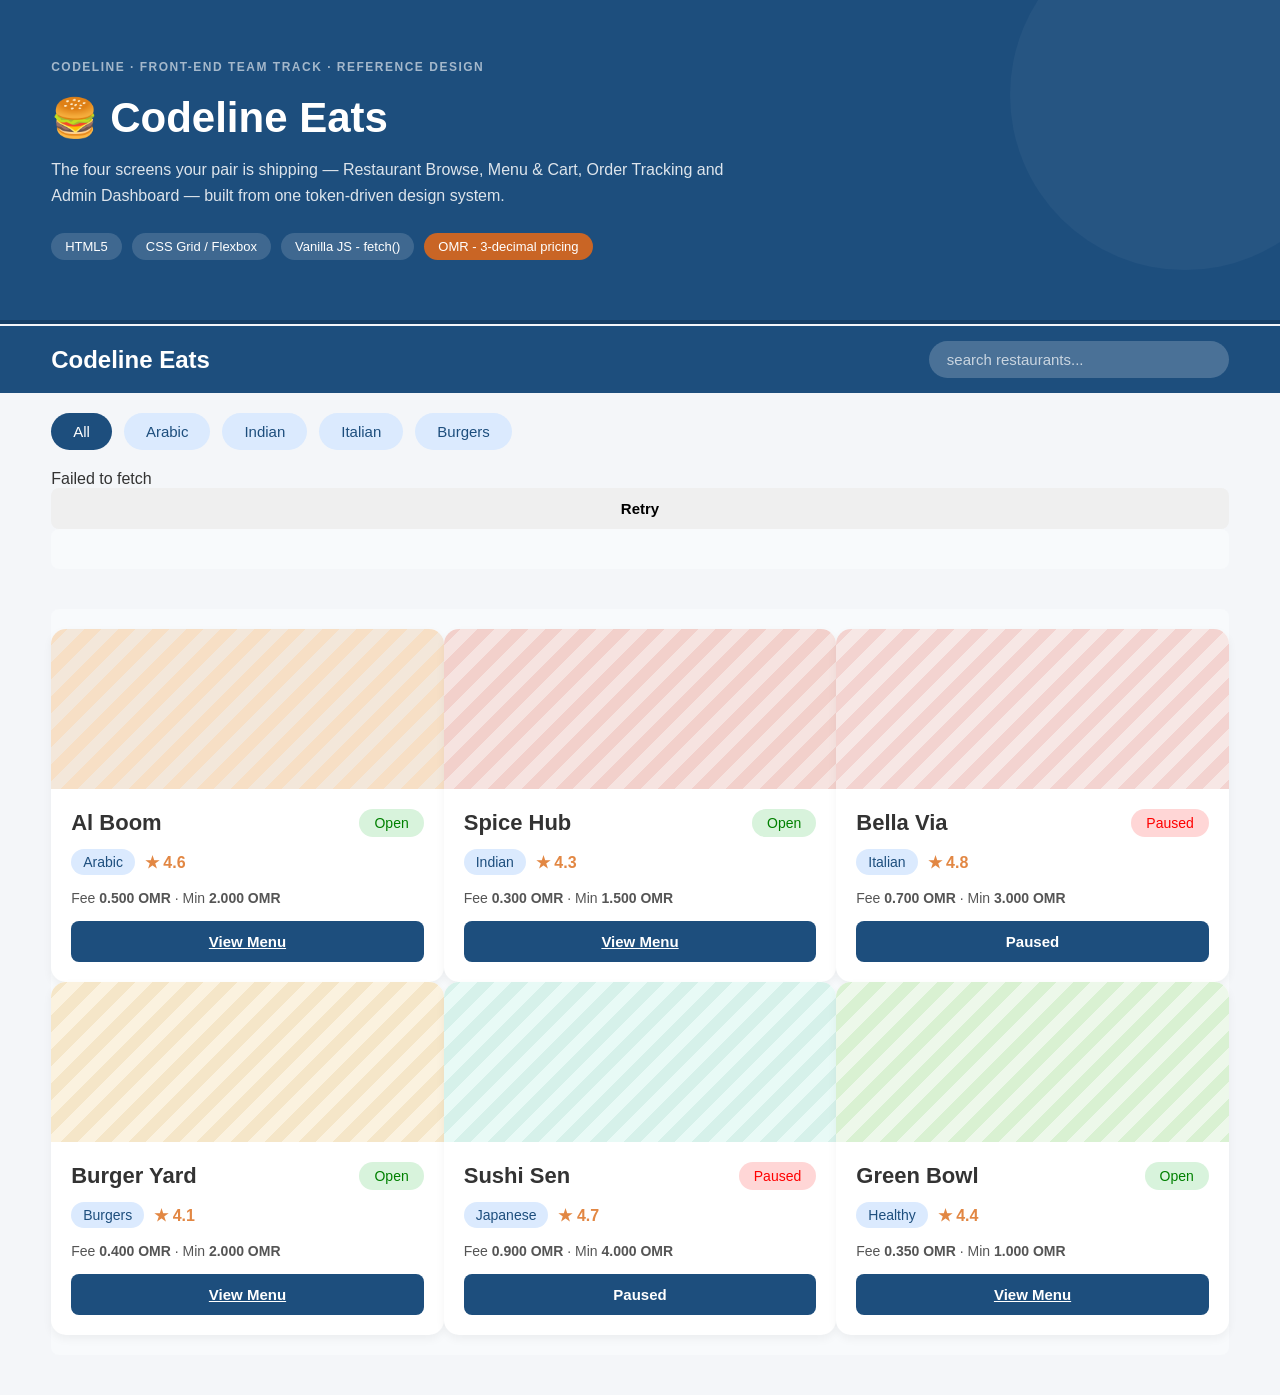
<file: index.html>
<!DOCTYPE html>
<html lang="en">
<head>
    <meta charset="UTF-8">
    <meta name="viewport" content="width=device-width, initial-scale=1.0">
    <title>Codeline Eats</title>
    <link rel="stylesheet" href="style.css">
</head>
<body>

    <header class="hero">
        <div class="hero__circle-bg"></div>
        <div class="container">
            <p class="hero__subtitle">CODELINE &middot; FRONT-END TEAM TRACK &middot; REFERENCE DESIGN</p>
            <div class="hero__title-container">
                <span class="hero__icon" role="img" aria-label="burger">🍔</span>
                <h1 class="hero__title">Codeline Eats</h1>
            </div>
            <p class="hero__description">
                The four screens your pair is shipping &mdash; Restaurant Browse, Menu & Cart, Order Tracking and Admin Dashboard &mdash; built from one token-driven design system.
            </p>
            <div class="hero__badges">
                <span class="badge">HTML5</span>
                <span class="badge">CSS Grid / Flexbox</span>
                <span class="badge">Vanilla JS - fetch()</span>
                <span class="badge badge--orange">OMR - 3-decimal pricing</span>
            </div>
        </div>
    </header>

    <nav class="search-bar">
        <div class="container search-bar__content">
            <h2 class="logo">Codeline Eats</h2>
            <label for="restaurant-search" class="hidden">Search Restaurants</label>
            <input type="text" id="restaurant-search" class="field search" placeholder="search restaurants...">
        </div>
    </nav>

    <section class="filters">
        <div class="container">
            <button class="chip chip--active">All</button>
            <button class="chip">Arabic</button>
            <button class="chip">Indian</button>
            <button class="chip">Italian</button>
            <button class="chip">Burgers</button>
        </div>
    </section>

    <main class="container">

        <div id="error-banner" class="error-banner hidden">
            <span class="error-banner__message">Failed to load restaurants from backend.</span>
            <button id="retry-btn" class="button button--retry">Retry</button>
        </div>

        <div id="loading-skeletons" class="restaurant-grid hidden">
            <div class="skeleton-card">
                <div class="skeleton-card__image animate-pulse"></div>
                <div class="skeleton-card__body">
                    <div class="skeleton-card__line skeleton-card__line--title animate-pulse"></div>
                    <div class="skeleton-card__line skeleton-card__line--meta animate-pulse"></div>
                    <div class="skeleton-card__line skeleton-card__line--button animate-pulse"></div>
                </div>
            </div>
            <div class="skeleton-card"><div class="skeleton-card__image animate-pulse"></div><div class="skeleton-card__body"><div class="skeleton-card__line skeleton-card__line--title animate-pulse"></div><div class="skeleton-card__line skeleton-card__line--meta animate-pulse"></div><div class="skeleton-card__line skeleton-card__line--button animate-pulse"></div></div></div>
            <div class="skeleton-card"><div class="skeleton-card__image animate-pulse"></div><div class="skeleton-card__body"><div class="skeleton-card__line skeleton-card__line--title animate-pulse"></div><div class="skeleton-card__line skeleton-card__line--meta animate-pulse"></div><div class="skeleton-card__line skeleton-card__line--button animate-pulse"></div></div></div>
            <div class="skeleton-card"><div class="skeleton-card__image animate-pulse"></div><div class="skeleton-card__body"><div class="skeleton-card__line skeleton-card__line--title animate-pulse"></div><div class="skeleton-card__line skeleton-card__line--meta animate-pulse"></div><div class="skeleton-card__line skeleton-card__line--button animate-pulse"></div></div></div>
            <div class="skeleton-card"><div class="skeleton-card__image animate-pulse"></div><div class="skeleton-card__body"><div class="skeleton-card__line skeleton-card__line--title animate-pulse"></div><div class="skeleton-card__line skeleton-card__line--meta animate-pulse"></div><div class="skeleton-card__line skeleton-card__line--button animate-pulse"></div></div></div>
            <div class="skeleton-card"><div class="skeleton-card__image animate-pulse"></div><div class="skeleton-card__body"><div class="skeleton-card__line skeleton-card__line--title animate-pulse"></div><div class="skeleton-card__line skeleton-card__line--meta animate-pulse"></div><div class="skeleton-card__line skeleton-card__line--button animate-pulse"></div></div></div>
        </div>

        <div id="empty-state" class="empty-state hidden">
            <span class="empty-state__icon">🔍</span>
            <p class="empty-state__text">No restaurants match your search</p>
        </div>

        <div id="restaurants-container" class="restaurant-grid">

            <article class="restaurant-card">
                <div class="restaurant-card__image restaurant-card__image--alboom"></div>
                <div class="restaurant-card__body">
                    <div class="restaurant-card__header-row">
                        <h2 class="restaurant-card__title">Al Boom</h2>
                        <span class="restaurant-card__status restaurant-card__status--open">Open</span>
                    </div>
                    <div class="restaurant-card__meta-row">
                        <span class="restaurant-card__cuisine">Arabic</span>
                        <span class="restaurant-card__rating">★ 4.6</span>
                    </div>
                    <p class="restaurant-card__fee">Fee <strong>0.500 OMR</strong> &middot; Min <strong>2.000 OMR</strong></p>
                    <div class="restaurant-card__footer">
                        <a href="menu.html?restaurantId=1" class="button button--primary">View Menu</a>
                    </div>
                </div>
            </article>

            <article class="restaurant-card">
                <div class="restaurant-card__image restaurant-card__image--spicehub"></div>
                <div class="restaurant-card__body">
                    <div class="restaurant-card__header-row">
                        <h2 class="restaurant-card__title">Spice Hub</h2>
                        <span class="restaurant-card__status restaurant-card__status--open">Open</span>
                    </div>
                    <div class="restaurant-card__meta-row">
                        <span class="restaurant-card__cuisine">Indian</span>
                        <span class="restaurant-card__rating">★ 4.3</span>
                    </div>
                    <p class="restaurant-card__fee">Fee <strong>0.300 OMR</strong> &middot; Min <strong>1.500 OMR</strong></p>
                    <div class="restaurant-card__footer">
                        <a href="menu.html?restaurantId=2" class="button button--primary">View Menu</a>
                    </div>
                </div>
            </article>

            <article class="restaurant-card">
                <div class="restaurant-card__image restaurant-card__image--bellavia"></div>
                <div class="restaurant-card__body">
                    <div class="restaurant-card__header-row">
                        <h2 class="restaurant-card__title">Bella Via</h2>
                        <span class="restaurant-card__status restaurant-card__status--paused">Paused</span>
                    </div>
                    <div class="restaurant-card__meta-row">
                        <span class="restaurant-card__cuisine">Italian</span>
                        <span class="restaurant-card__rating">★ 4.8</span>
                    </div>
                    <p class="restaurant-card__fee">Fee <strong>0.700 OMR</strong> &middot; Min <strong>3.000 OMR</strong></p>
                    <div class="restaurant-card__footer">
                        <button class="button button--primary" disabled>Paused</button>
                    </div>
                </div>
            </article>
            <article class="restaurant-card">
    <div class="restaurant-card__image restaurant-card__image--burgeryard"></div>
    <div class="restaurant-card__body">
        <div class="restaurant-card__header-row">
            <h2 class="restaurant-card__title">Burger Yard</h2>
            <span class="restaurant-card__status restaurant-card__status--open">Open</span>
        </div>

        <div class="restaurant-card__meta-row">
            <span class="restaurant-card__cuisine">Burgers</span>
            <span class="restaurant-card__rating">★ 4.1</span>
        </div>

        <p class="restaurant-card__fee">
            Fee <strong>0.400 OMR</strong>
            &middot;
            Min <strong>2.000 OMR</strong>
        </p>

        <div class="restaurant-card__footer">
            <a href="menu.html?restaurantId=4" class="button button--primary">
                View Menu
            </a>
        </div>
    </div>
</article>
<article class="restaurant-card">
    <div class="restaurant-card__image restaurant-card__image--sushisen"></div>
    <div class="restaurant-card__body">
        <div class="restaurant-card__header-row">
            <h2 class="restaurant-card__title">Sushi Sen</h2>
            <span class="restaurant-card__status restaurant-card__status--paused">Paused</span>
        </div>

        <div class="restaurant-card__meta-row">
            <span class="restaurant-card__cuisine">Japanese</span>
            <span class="restaurant-card__rating">★ 4.7</span>
        </div>

        <p class="restaurant-card__fee">
            Fee <strong>0.900 OMR</strong>
            &middot;
            Min <strong>4.000 OMR</strong>
        </p>

        <div class="restaurant-card__footer">
            <button class="button button--primary" disabled>
                Paused
            </button>
        </div>
    </div>
</article>
<article class="restaurant-card">
    <div class="restaurant-card__image restaurant-card__image--greenbowl"></div>
    <div class="restaurant-card__body">
        <div class="restaurant-card__header-row">
            <h2 class="restaurant-card__title">Green Bowl</h2>
            <span class="restaurant-card__status restaurant-card__status--open">Open</span>
        </div>

        <div class="restaurant-card__meta-row">
            <span class="restaurant-card__cuisine">Healthy</span>
            <span class="restaurant-card__rating">★ 4.4</span>
        </div>

        <p class="restaurant-card__fee">
            Fee <strong>0.350 OMR</strong>
            &middot;
            Min <strong>1.000 OMR</strong>
        </p>

        <div class="restaurant-card__footer">
            <a href="menu.html?restaurantId=6" class="button button--primary">
                View Menu
            </a>
        </div>
    </div>
</article>

        </div>
    </main>

    <script type="module" src="api.js"></script>
    <script type="module" src="restaurant.js"></script>
</body>
</html>
</file>
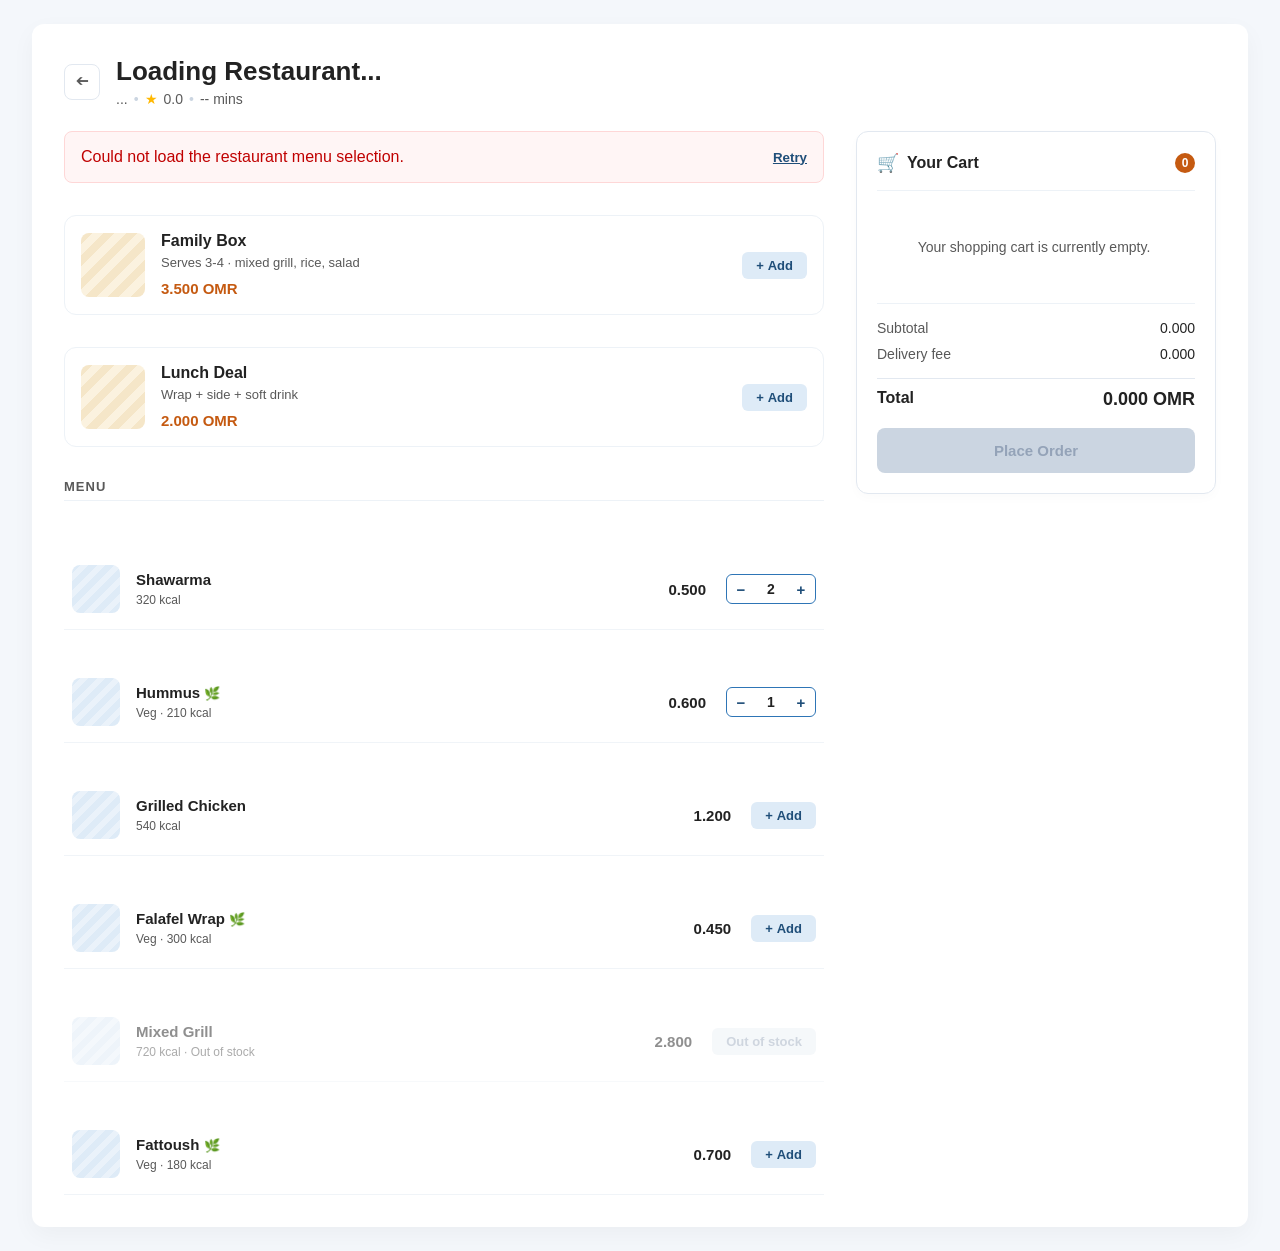
<file: menu.html>
<!DOCTYPE html>
<html lang="en">
<head>
    <meta charset="UTF-8">
    <meta name="viewport" content="width=device-width, initial-scale=1.0">
    <title>Codeline Eats - Menu & Cart</title>
    <link rel="stylesheet" href="menuStyle.css">
</head>
<body>

    <main class="app-window">
        <header class="restaurant-profile">
            <button class="btn-back" onclick="window.location.href='index.html'">➔</button>
            <div class="profile-meta">
                <h1 id="res-name" class="res-title">Loading Restaurant...</h1>
                <div class="res-sub-bar">
                    <span id="res-cuisine">...</span>
                    <span class="dot-separator">•</span>
                    <span class="rating-icon">★</span> <span id="res-rating">0.0</span>
                    <span class="dot-separator">•</span>
                    <span id="res-eta">-- mins</span>
                </div>
            </div>
        </header>
        <div class="workspace-grid">
            
            <section class="catalog-panel">
                <div id="error-banner" class="error-toast hidden">
                    <p class="error-toast__msg">Could not load the restaurant menu selection.</p>
                    <button id="retry-btn" class="action-link">Retry</button>
                </div>

                <div id="combos-wrapper" class="catalog-section hidden">
                    <h2 class="section-label">COMBOS</h2>
                    <div id="combos-grid" class="combos-flex-grid"></div>
                </div>
                <div class="combo-card">
                            <div class="combo-card__thumb"></div>
                            <div class="combo-card__details">
                                <h3 class="combo-card__name">Family Box</h3>
                                <p class="combo-card__desc">Serves 3-4 · mixed grill, rice, salad</p>
                                <span class="combo-card__price">3.500 OMR</span>
                            </div>
                            <div class="action-trigger-box">
                                <button class="btn-action-add"><span>+</span> Add</button>
                            </div>
                        </div>

                        <div class="combo-card">
                            <div class="combo-card__thumb"></div>
                            <div class="combo-card__details">
                                <h3 class="combo-card__name">Lunch Deal</h3>
                                <p class="combo-card__desc">Wrap + side + soft drink</p>
                                <span class="combo-card__price">2.000 OMR</span>
                            </div>
                            <div class="action-trigger-box">
                                <button class="btn-action-add"><span>+</span> Add</button>
                            </div>
                        </div>
                <div id="menu-wrapper" class="catalog-section">
                    <h2 class="section-label">MENU</h2>
                    <div id="menu-list" class="menu-rows-stack"></div>
                </div>
                <div class="menu-row">
                            <div class="menu-row__meta">
                                <div class="menu-row__thumb"></div>
                                <div>
                                    <h3 class="menu-row__title">Shawarma</h3>
                                    <span class="menu-row__kcal">320 kcal</span>
                                </div>
                            </div>
                            <span class="menu-row__price">0.500</span>
                            <div class="action-trigger-box">
                                <div class="counter-widget">
                                    <button class="btn-counter-ctrl">−</button>
                                    <span class="counter-widget__value">2</span>
                                    <button class="btn-counter-ctrl">+</button>
                                </div>
                            </div>
                        </div>

                        <div class="menu-row">
                            <div class="menu-row__meta">
                                <div class="menu-row__thumb"></div>
                                <div>
                                    <h3 class="menu-row__title">Hummus <span style="color: #548235; font-size: 13px;">🌿</span></h3>
                                    <span class="menu-row__kcal">Veg · 210 kcal</span>
                                </div>
                            </div>
                            <span class="menu-row__price">0.600</span>
                            <div class="action-trigger-box">
                                <div class="counter-widget">
                                    <button class="btn-counter-ctrl">−</button>
                                    <span class="counter-widget__value">1</span>
                                    <button class="btn-counter-ctrl">+</button>
                                </div>
                            </div>
                        </div>

                        <div class="menu-row">
                            <div class="menu-row__meta">
                                <div class="menu-row__thumb"></div>
                                <div>
                                    <h3 class="menu-row__title">Grilled Chicken</h3>
                                    <span class="menu-row__kcal">540 kcal</span>
                                </div>
                            </div>
                            <span class="menu-row__price">1.200</span>
                            <div class="action-trigger-box">
                                <button class="btn-action-add"><span>+</span> Add</button>
                            </div>
                        </div>

                        <div class="menu-row">
                            <div class="menu-row__meta">
                                <div class="menu-row__thumb"></div>
                                <div>
                                    <h3 class="menu-row__title">Falafel Wrap <span style="color: #548235; font-size: 13px;">🌿</span></h3>
                                    <span class="menu-row__kcal">Veg · 300 kcal</span>
                                </div>
                            </div>
                            <span class="menu-row__price">0.450</span>
                            <div class="action-trigger-box">
                                <button class="btn-action-add"><span>+</span> Add</button>
                            </div>
                        </div>

                        <div class="menu-row menu-row--unavailable">
                            <div class="menu-row__meta">
                                <div class="menu-row__thumb"></div>
                                <div>
                                    <h3 class="menu-row__title">Mixed Grill</h3>
                                    <span class="menu-row__kcal">720 kcal · Out of stock</span>
                                </div>
                            </div>
                            <span class="menu-row__price">2.800</span>
                            <div class="action-trigger-box">
                                <button class="btn-action-add" style="background:#EDF2F7; color:#A0AEC0;" disabled>Out of stock</button>
                            </div>
                        </div>

                        <div class="menu-row">
                            <div class="menu-row__meta">
                                <div class="menu-row__thumb"></div>
                                <div>
                                    <h3 class="menu-row__title">Fattoush <span style="color: #548235; font-size: 13px;">🌿</span></h3>
                                    <span class="menu-row__kcal">Veg · 180 kcal</span>
                                </div>
                            </div>
                            <span class="menu-row__price">0.700</span>
                            <div class="action-trigger-box">
                                <button class="btn-action-add"><span>+</span> Add</button>
                            </div>
                        </div>
                
            </section>
            <aside class="cart-panel">
                <div class="cart-box">
                    <div class="cart-box__header">
                        <div class="cart-title-wrapper">
                            <span class="cart-icon">🛒</span>
                            <span class="cart-title-text">Your Cart</span>
                        </div>
                        <span id="cart-badge-count" class="cart-counter-badge">0</span>
                    </div>
                    <div id="cart-items-container" class="cart-scroll-area">
                        <div id="empty-cart-view" class="empty-state-notice">
                            Your shopping cart is currently empty.
                        </div>
                    </div>
                    <footer class="cart-financials">
                        <div class="receipt-row">
                            <span class="receipt-row__label">Subtotal</span>
                            <span id="bill-subtotal" class="receipt-row__val">0.000</span>
                        </div>
                        <div class="receipt-row">
                            <span class="receipt-row__label">Delivery fee</span>
                            <span id="bill-delivery" class="receipt-row__val">0.000</span>
                        </div>
                        <div class="receipt-row receipt-row--grand-total">
                            <span class="receipt-row__label">Total</span>
                            <span id="bill-total" class="receipt-row__val">0.000 OMR</span>
                        </div>

                        <button id="checkout-cta" class="btn-checkout-submit" disabled>Place Order</button>
                        <div id="min-order-pill" class="min-order-pill hidden"></div>
                    </footer>
                </div>
            </aside>

        </div>
    </main>
    <script type="module" src="api.js"></script>
    <script type="module" src="menu.js"></script>
</body>
</html>
</file>
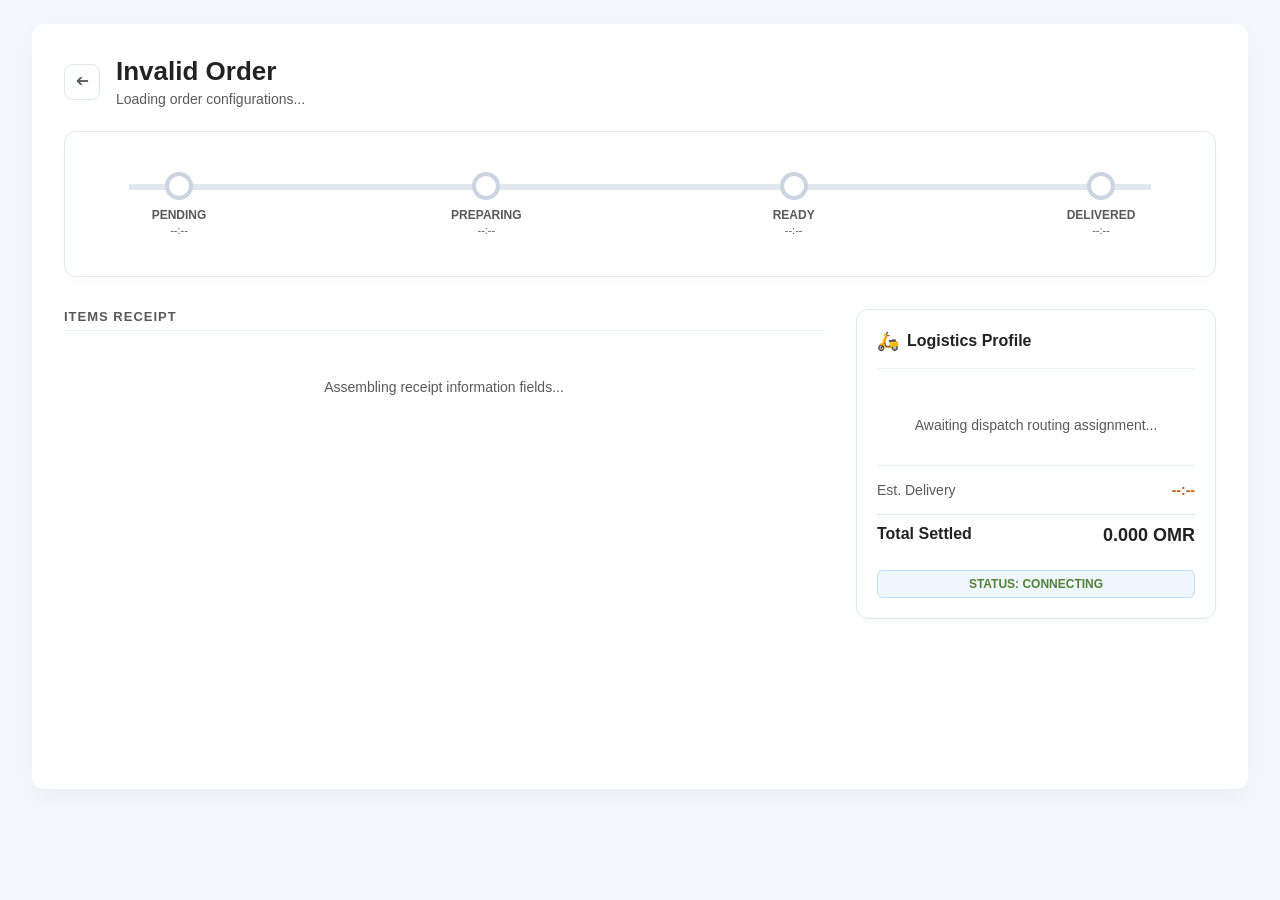
<file: track.html>
<!DOCTYPE html>
<html lang="en">
<head>
    <meta charset="UTF-8">
    <meta name="viewport" content="width=device-width, initial-scale=1.0">
    <title>Track Order - Codeline Eats</title>
    <link rel="stylesheet" href="menuStyle.css">
</head>
<body>

    <main class="app-window">

        <div id="tracking-hero-card">

            <header class="restaurant-profile">
                <button class="btn-back" onclick="window.location.href='index.html'">➔</button>

                <div class="profile-meta">
                    <h1 id="order-title-label" class="res-title">
                        Order ORD-XXXX
                    </h1>

                    <div class="res-sub-bar">
                        <span id="order-restaurant-subtitle">
                            Loading order configurations...
                        </span>
                    </div>
                </div>
            </header>

        </div>

        <div class="cart-box" style="margin-bottom: 32px; padding: 40px 24px;">

            <div class="timeline-container" style="position: relative; padding: 0 40px;">

                <div class="timeline-progress-bar"
                     style="position:absolute;top:12px;left:40px;right:40px;height:6px;background:#E2E8F0;z-index:1;">

                    <div
                        id="timeline-fill-line"
                        class="timeline-progress-bar__fill"
                        style="width:0%;height:100%;background:var(--brand);transition:width .4s;">
                    </div>

                </div>

                <div class="timeline-nodes-row"
                     style="position:relative;display:flex;justify-content:space-between;z-index:2;">

                    <div class="timeline-node"
                         id="node-PENDING"
                         style="display:flex;flex-direction:column;align-items:center;width:100px;text-align:center;">

                        <div class="timeline-node__circle"
                             style="width:28px;height:28px;border-radius:50%;background:var(--surface);border:4px solid #CBD5E1;margin-bottom:8px;transition:.3s;">
                        </div>

                        <span class="timeline-node__label"
                              style="font-size:12px;font-weight:700;color:var(--muted);">
                            PENDING
                        </span>

                        <span class="timeline-node__time"
                              id="time-PENDING"
                              style="font-size:11px;color:var(--muted);margin-top:2px;">
                            --:--
                        </span>

                    </div>

                    <div class="timeline-node"
                         id="node-PREPARING"
                         style="display:flex;flex-direction:column;align-items:center;width:100px;text-align:center;">

                        <div class="timeline-node__circle"
                             style="width:28px;height:28px;border-radius:50%;background:var(--surface);border:4px solid #CBD5E1;margin-bottom:8px;transition:.3s;">
                        </div>

                        <span class="timeline-node__label"
                              style="font-size:12px;font-weight:700;color:var(--muted);">
                            PREPARING
                        </span>

                        <span class="timeline-node__time"
                              id="time-PREPARING"
                              style="font-size:11px;color:var(--muted);margin-top:2px;">
                            --:--
                        </span>

                    </div>

                    <div class="timeline-node"
                         id="node-READY"
                         style="display:flex;flex-direction:column;align-items:center;width:100px;text-align:center;">

                        <div class="timeline-node__circle"
                             style="width:28px;height:28px;border-radius:50%;background:var(--surface);border:4px solid #CBD5E1;margin-bottom:8px;transition:.3s;">
                        </div>

                        <span class="timeline-node__label"
                              style="font-size:12px;font-weight:700;color:var(--muted);">
                            READY
                        </span>

                        <span class="timeline-node__time"
                              id="time-READY"
                              style="font-size:11px;color:var(--muted);margin-top:2px;">
                            --:--
                        </span>

                    </div>

                    <div class="timeline-node"
                         id="node-DELIVERED"
                         style="display:flex;flex-direction:column;align-items:center;width:100px;text-align:center;">

                        <div class="timeline-node__circle"
                             style="width:28px;height:28px;border-radius:50%;background:var(--surface);border:4px solid #CBD5E1;margin-bottom:8px;transition:.3s;">
                        </div>

                        <span class="timeline-node__label"
                              style="font-size:12px;font-weight:700;color:var(--muted);">
                            DELIVERED
                        </span>

                        <span class="timeline-node__time"
                              id="time-DELIVERED"
                              style="font-size:11px;color:var(--muted);margin-top:2px;">
                            --:--
                        </span>

                    </div>

                </div>

            </div>

        </div>

        <div class="workspace-grid">

            <section class="catalog-panel">

                <div class="catalog-section">

                    <h2 class="section-label">
                        ITEMS RECEIPT
                    </h2>

                    <div id="tracking-items-stack" class="menu-rows-stack">

                        <div class="empty-state-notice">
                            Assembling receipt information fields...
                        </div>

                    </div>

                </div>

            </section>

            <aside class="cart-panel">

                <div class="cart-box">

                    <div class="cart-box__header">

                        <div class="cart-title-wrapper">

                            <span class="cart-icon">🛵</span>

                            <span class="cart-title-text">
                                Logistics Profile
                            </span>

                        </div>

                    </div>

                    <div id="driver-profile-empty" class="empty-state-notice">
                        Awaiting dispatch routing assignment...
                    </div>

                    <div id="driver-profile-wrapper"
                         class="hidden"
                         style="padding:4px 0 12px;">

                        <div style="display:flex;align-items:center;gap:12px;">

                            <div class="menu-row__thumb"
                                 style="width:40px;height:40px;">
                            </div>

                            <div>

                                <h4 id="driver-name"
                                    style="font-size:14px;font-weight:600;">
                                    Courier Dispatched
                                </h4>

                                <span id="driver-id"
                                      style="font-size:11px;color:var(--muted);">
                                    ID: --
                                </span>

                            </div>

                        </div>

                    </div>

                    <footer class="cart-financials"
                            style="border-top:1px solid #EDF2F7;padding-top:16px;">

                        <div class="receipt-row">

                            <span class="receipt-row__label">
                                Est. Delivery
                            </span>

                            <span id="countdown-clock"
                                  class="receipt-row__val"
                                  style="font-weight:700;color:var(--accent);">
                                --:--
                            </span>

                        </div>

                        <div class="receipt-row receipt-row--grand-total">

                            <span class="receipt-row__label">
                                Total Settled
                            </span>

                            <span id="tracking-grand-total"
                                  class="receipt-row__val">
                                0.000 OMR
                            </span>

                        </div>

                        <div id="order-status-badge"
                             class="min-order-pill"
                             style="margin-top:14px;text-transform:uppercase;font-weight:700;">

                            STATUS: CONNECTING

                        </div>

                    </footer>

                </div>

            </aside>

        </div>

    </main>

    <script type="module" src="track.js"></script>

</body>
</html>
</file>
<file: style.css>
:root {
    --brand: #1d4e7d;
    --brand-mid: #2e75b6;
    --brand-tint: #dbeafe;

    --surface: #ffffff;
    --ink: #333333;
    --muted: #6b7280;
    --danger: #dc2626;

    --radius: 12px;

    --space-1: 5px;
    --space-2: 10px;
    --space-3: 15px;
    --space-4: 20px;
    --space-5: 30px;
    --space-6: 40px;

    --fs-h1: 36px;
    --fs-h2: 28px;
    --fs-body: 16px;
    --fs-cap: 12px;
}

* {
    margin: 0;
    padding: 0;
    box-sizing: border-box;
    font-family: -apple-system, BlinkMacSystemFont, "Segoe UI", Roboto, Arial, sans-serif;
}
body {
    background: #f4f6f9;
    color: #333;
}
.container {
    width: 92%;
    max-width: 1200px;
    margin: auto;
}


.hero {
    position: relative;
    background-color: #1d4e7d;
    color: white;
    padding: 60px 0;
    overflow: hidden;
    border-bottom: 4px solid #173f66;
}
.hero__circle-bg {
    position: absolute;
    top: -80px;
    right: -80px;
    width: 350px;
    height: 350px;
    background: rgba(255, 255, 255, 0.04);
    border-radius: 50%;
    pointer-events: none;
}
.hero__subtitle {
    font-size: 12px;
    letter-spacing: 1.5px;
    color: rgba(255, 255, 255, 0.6);
    text-transform: uppercase;
    margin-bottom: 20px;
    font-weight: 600;
}
.hero__title-container {
    display: flex;
    align-items: center;
    gap: 12px;
    margin-bottom: 15px;
}
.hero__icon {
    font-size: 38px;
}
.hero__title {
    font-size: 42px;
    font-weight: 700;
}
.hero__description {
    font-size: 16px;
    line-height: 1.6;
    max-width: 700px;
    color: rgba(255, 255, 255, 0.85);
    margin-bottom: 25px;
}
.hero__badges {
    display: flex;
    flex-wrap: wrap;
    gap: 10px;
}
.badge {
    background: rgba(255, 255, 255, 0.15);
    color: white;
    padding: 6px 14px;
    border-radius: 20px;
    font-size: 13px;
    font-weight: 500;
}
.badge--orange {
    background-color: #c96525;
}


.search-bar {
    background: #1d4e7d;
    padding: 15px 0;
    margin-top: 2px;
}
.search-bar__content {
    display: flex;
    justify-content: space-between;
    align-items: center;
}
.logo {
    font-size: 24px;
    color: white;
    font-weight: bold;
}
.field {
    padding: 10px 18px;
    border-radius: 25px;
    border: none;
    outline: none;
}
.search {
    width: 300px;
    font-size: 15px;
    background: rgba(255, 255, 255, 0.2);
    color: white;
}
.search::placeholder {
    color: rgba(255, 255, 255, 0.7);
}
.hidden {
    display: none;
}

.filters {
    padding: 20px 0;
}
.filters .container {
    display: flex;
    gap: 12px;
}
.chip {
    padding: 10px 22px;
    border-radius: 25px;
    border: none;
    background: #dbeafe;
    color: #1d4e7d;
    cursor: pointer;
    font-size: 15px;
    font-weight: 500;
    transition: background 0.2s;
}
.chip:hover {
    background: #cbd5e1;
}
.chip--active {
    background: #1d4e7d;
    color: white;
}


.restaurant-grid {
    display: grid;
    grid-template-columns: repeat(auto-fit, minmax(300px, 1fr));  
    padding: 20px 0; 
    background: #f8fafc;
    border-radius: 8px;
    margin-bottom: 40px;
    width: 100%;
    align-items: start; 
}


.restaurant-card {
    background: white;
    border-radius: 15px;
    overflow: hidden;
    box-shadow: 0 4px 10px rgba(0,0,0,0.05);
    transition: transform 0.2s;
}
.restaurant-card:hover {
    transform: translateY(-5px);
}
.restaurant-card__image {
    width: 100%;
    height: 160px;
}
.restaurant-card__body {
    padding: 20px;
}
.restaurant-card__header-row {
    display: flex;
    justify-content: space-between;
    align-items: center;
    gap: 10px; 
    margin-bottom: 12px;
}
.restaurant-card__title {
    font-size: 22px;
    font-weight: bold;
    white-space: nowrap; 
    overflow: hidden;
    text-overflow: ellipsis; 
}

.restaurant-card__meta-row {
    display: flex;
    align-items: center;
    gap: 10px;
    margin-bottom: 15px;
}
.restaurant-card__cuisine {
    background: #dbeafe;
    color: #1d4e7d;
    padding: 5px 12px;
    border-radius: 20px;
    font-size: 14px;
}
.restaurant-card__rating {
    color: #e28743;
    font-weight: bold;
    font-size: 16px;
}
.restaurant-card__fee {
    color: #555;
    font-size: 14px;
    margin-bottom: 15px;
}


.restaurant-card__status {
    padding: 6px 15px;
    border-radius: 20px;
    font-size: 14px;
    font-weight: 500;
    flex-shrink: 0; 
}
.restaurant-card__status--open {
    background: #d8f3dc;
    color: green;
}
.restaurant-card__status--paused {
    background: #ffd6d6;
    color: red;
}


.restaurant-card__footer {
    margin-top: 10px;
}
.button {
    display: inline-block;
    width: 100%;
    text-align: center;
    padding: 12px;
    border-radius: 8px;
    border: none;
    font-weight: bold;
    cursor: pointer;
    font-size: 15px;
}
.button--primary {
    background: #1d4e7d;
    color: white;
}
.button--primary:hover {
    background: #173f66;
}


@media(max-width:768px) {
    .hero__title { font-size: 32px; }
    .hero__description { font-size: 14px; }
    .search-bar__content {
        flex-direction: column;
        gap: 15px;
    }
    .search { width: 100%; }
    .filters .container { flex-wrap: wrap; }
}
.restaurant-card__image--alboom {
    background: repeating-linear-gradient(
        135deg,
        #f7dfc5,
        #f7dfc5 12px,
        #f3e7da 12px,
        #f3e7da 24px
    );
}

.restaurant-card__image--spicehub {
    background: repeating-linear-gradient(
        135deg,
        #f2d0cb,
        #f2d0cb 12px,
        #f6e3e0 12px,
        #f6e3e0 24px
    );
}

.restaurant-card__image--bellavia {
    background: repeating-linear-gradient(
        135deg,
        #f3d3d0,
        #f3d3d0 12px,
        #f7e7e5 12px,
        #f7e7e5 24px
    );
}

.restaurant-card__image--burgeryard {
    background: repeating-linear-gradient(
        135deg,
        #f5e6c8,
        #f5e6c8 12px,
        #fbf2df 12px,
        #fbf2df 24px
    );
}

.restaurant-card__image--sushisen {
    background: repeating-linear-gradient(
        135deg,
        #d6f1ea,
        #d6f1ea 12px,
        #e8faf6 12px,
        #e8faf6 24px
    );
}

.restaurant-card__image--greenbowl {
    background: repeating-linear-gradient(
        135deg,
        #d9f1d2,
        #d9f1d2 12px,
        #edf8ea 12px,
        #edf8ea 24px
    );
}


.tracking-hero {
    background-color: var(--brand);
    color: var(--surface);
    border-radius: var(--radius);
    padding: var(--space-5);
    display: flex;
    justify-content: space-between;
    align-items: center;
    margin-bottom: var(--space-4);
}
.tracking-hero__title {
    font-size: var(--fs-h2);
    font-weight: 700;
    margin-bottom: var(--space-1);
}
.tracking-hero__subtitle {
    font-size: var(--fs-body);
    color: var(--brand-tint);
}
.eta-countdown-box {
    margin-left: auto;
    text-align: right;
}
.eta-countdown-box__label {
    display: block;
    font-size: var(--fs-cap);
    text-transform: uppercase;
    letter-spacing: 1px;
    color: var(--brand-tint);
}
.eta-countdown-box__time {
    font-size: var(--fs-h1);
    font-weight: 700;
}

.timeline-container {
    position: relative;
    padding: 0 var(--space-4);
}
.timeline-progress-bar {
    position: absolute;
    top: 14px;
    left: var(--space-6);
    right: var(--space-6);
    height: 4px;
    background-color: #E2E8F0;
    z-index: 1;
}
.timeline-progress-bar__fill {
    height: 100%;
    background-color: var(--brand);
    width: 0%;
    transition: width 0.4s ease-in-out;
}
.timeline-nodes-row {
    position: relative;
    display: flex;
    justify-content: space-between;
    z-index: 2;
}
.timeline-node {
    display: flex;
    flex-direction: column;
    align-items: center;
    text-align: center;
    width: 80px;
}
.timeline-node__circle {
    width: 28px;
    height: 28px;
    border-radius: 50%;
    background-color: var(--surface);
    border: 3px solid #CBD5E1;
    margin-bottom: var(--space-2);
    transition: all 0.3s ease;
}
.timeline-node__label {
    font-size: 11px;
    font-weight: 700;
    color: var(--muted);
    letter-spacing: 0.5px;
}
.timeline-node__time {
    font-size: var(--fs-cap);
    color: var(--muted);
    margin-top: var(--space-1);
}
@keyframes timelinePulse {
    0% { transform: scale(1); box-shadow: 0 0 0 0 rgba(46, 117, 134, 0.4); }
    70% { transform: scale(1.1); box-shadow: 0 0 0 8px rgba(46, 117, 134, 0); }
    100% { transform: scale(1); box-shadow: 0 0 0 0 rgba(46, 117, 134, 0); }
}


.admin-metrics-grid {
    display: grid;
    grid-template-columns: repeat(auto-fit, minmax(220px, 1fr));
    gap: var(--space-4);
}
.metric-tile {
    display: flex;
    flex-direction: column;
    padding: var(--space-4);
    justify-content: center;
}
.metric-tile__label {
    font-size: var(--fs-cap);
    font-weight: 600;
    color: var(--muted);
    text-transform: uppercase;
    letter-spacing: 0.5px;
    margin-bottom: var(--space-2);
}
.metric-tile__value {
    font-size: var(--fs-h2);
    font-weight: 700;
}

.table-scroller-box {
    width: 100%;
    overflow-x: auto;
}
.report-table {
    width: 100%;
    border-collapse: collapse;
    text-align: left;
    font-size: var(--fs-body);
}
.report-table th {
    background-color: var(--brand-tint);
    color: var(--brand);
    font-weight: 700;
    padding: var(--space-3);
    font-size: var(--fs-cap);
    text-transform: uppercase;
    letter-spacing: 0.5px;
}
.report-table td {
    padding: var(--space-3);
    border-bottom: 1px solid #EDF2F7;
    color: var(--ink);
}
.report-table tr:last-child td {
    border-bottom: none;
}
.report-table tbody tr:hover {
    background-color: #F8FAFC;
}
.timeline-node--completed .timeline-node__circle {
    background: var(--brand) !important;
    border-color: var(--brand) !important;
}
.timeline-node--completed .timeline-node__label {
    color: var(--brand) !important;
}

.timeline-node--current .timeline-node__circle {
    background: var(--brand-tint) !important;
    border-color: var(--brand-mid) !important;
    box-shadow: 0 0 0 6px rgba(46, 117, 182, 0.2);
}
.timeline-node--current .timeline-node__label {
    color: var(--brand-mid) !important;
}

.timeline-node--cancelled .timeline-node__circle {
    background: #FFF5F5 !important;
    border-color: var(--danger) !important;
}
.timeline-node--cancelled .timeline-node__label {
    color: var(--danger) !important;
}

.dashboard-summary{
    display:grid;
    grid-template-columns:repeat(auto-fit,minmax(220px,1fr));
    gap:20px;
    margin:30px 0;
}

.dashboard-card{
    background:#fff;
    border-radius:12px;
    padding:20px;
    text-align:center;
    box-shadow:0 3px 10px rgba(0,0,0,.08);
}

.dashboard-card p{
    color:#666;
    margin-bottom:10px;
}

.dashboard-card h2{
    color:#1d4e7d;
    font-size:30px;
}

.chart-box{
    background:#fff;
    border-radius:12px;
    padding:20px;
    margin:30px 0;
    box-shadow:0 3px 10px rgba(0,0,0,.08);
}
.tracking-card{
    background:#fff;
    border-radius:12px;
    padding:20px;
    margin:20px 0;
    box-shadow:0 3px 10px rgba(0,0,0,.08);
}
</file>
<file: menuStyle.css>
:root {
    --brand: #1F4E79;
    --brand-mid: #2E75B6;
    --brand-tint: #DEEBF7;
    --accent: #C55A11;
    --success: #548235;
    --danger: #C00000;
    --ink: #222222;
    --muted: #595959;
    --surface: #FFFFFF;
    --bg: #F4F7FB;
}

* {
    margin: 0;
    padding: 0;
    box-sizing: border-box;
    font-family: -apple-system, BlinkMacSystemFont, "Segoe UI", Roboto, Helvetica, Arial, sans-serif;
}

body {
    background-color: var(--bg);
    color: var(--ink);
    padding: 24px 0;
}

.hidden {
    display: none !important;
}

.app-window {
    width: 95%;
    max-width: 1240px;
    margin: 0 auto;
    background: var(--surface);
    border-radius: 12px;
    box-shadow: 0 8px 24px rgba(0, 0, 0, 0.04);
    min-height: 85vh;
    padding: 32px;
}

.restaurant-profile {
    display: flex;
    align-items: center;
    gap: 16px;
    margin-bottom: 24px;
}

.btn-back {
    background: var(--surface);
    border: 1px solid #E2E8F0;
    color: var(--muted);
    width: 36px;
    height: 36px;
    border-radius: 8px;
    cursor: pointer;
    font-size: 16px;
    transform: rotate(180deg);
    display: flex;
    align-items: center;
    justify-content: center;
    transition: all 0.2s;
}

.btn-back:hover {
    background: var(--bg);
    color: var(--ink);
}

.res-title {
    font-size: 26px;
    font-weight: 700;
    color: var(--ink);
    margin-bottom: 4px;
}

.res-sub-bar {
    font-size: 14px;
    color: var(--muted);
    display: flex;
    align-items: center;
    gap: 6px;
}

.rating-icon {
    color: #FFB800;
}

.dot-separator {
    color: #CBD5E1;
}

.workspace-grid {
    display: grid;
    grid-template-columns: 1fr 360px;
    gap: 32px;
    align-items: start;
}

.catalog-panel {
    display: flex;
    flex-direction: column;
    gap: 32px;
}

.section-label {
    font-size: 13px;
    font-weight: 700;
    letter-spacing: 1px;
    color: var(--muted);
    margin-bottom: 16px;
    border-bottom: 1px solid #EDF2F7;
    padding-bottom: 6px;
}

.combos-flex-grid {
    display: grid;
    grid-template-columns: repeat(auto-fill, minmax(320px, 1fr));
    gap: 16px;
}

.combo-card {
    background: var(--surface);
    border: 1px solid #EDF2F7;
    border-radius: 12px;
    padding: 16px;
    display: flex;
    gap: 16px;
    align-items: center;
    justify-content: space-between;
}

.combo-card__thumb {
    width: 64px;
    height: 64px;
    border-radius: 8px;
    flex-shrink: 0;
    background: repeating-linear-gradient(135deg, #F5E6C8, #F5E6C8 8px, #FBF2DF 8px, #FBF2DF 16px);
}

.combo-card__details {
    flex: 1;
}

.combo-card__name {
    font-size: 16px;
    font-weight: 600;
    color: var(--ink);
    margin-bottom: 4px;
}

.combo-card__desc {
    font-size: 13px;
    color: var(--muted);
    margin-bottom: 8px;
    line-height: 1.4;
}

.combo-card__price {
    font-size: 15px;
    font-weight: 700;
    color: var(--accent);
}

.menu-rows-stack {
    display: flex;
    flex-direction: column;
    gap: 12px;
}

.menu-row {
    background: var(--surface);
    border-bottom: 1px solid #F0F4F8;
    padding: 16px 8px;
    display: flex;
    align-items: center;
    justify-content: space-between;
    gap: 20px;
}

.menu-row--unavailable {
    opacity: 0.5;
}

.menu-row__meta {
    display: flex;
    align-items: center;
    gap: 16px;
    flex: 1;
}

.menu-row__thumb {
    width: 48px;
    height: 48px;
    border-radius: 8px;
    flex-shrink: 0;
    background: repeating-linear-gradient(135deg, #DEEBF7, #DEEBF7 6px, #EAF2FA 6px, #EAF2FA 12px);
}

.menu-row__title {
    font-size: 15px;
    font-weight: 600;
    color: var(--ink);
    margin-bottom: 2px;
}

.menu-row__kcal {
    font-size: 12px;
    color: var(--muted);
}

.menu-row__price {
    font-size: 15px;
    font-weight: 700;
    color: var(--ink);
    width: 100px;
    text-align: right;
}

.btn-action-add {
    background: var(--brand-tint);
    color: var(--brand);
    border: none;
    padding: 6px 14px;
    border-radius: 6px;
    font-size: 13px;
    font-weight: 600;
    cursor: pointer;
    display: inline-flex;
    align-items: center;
    gap: 4px;
    transition: all 0.2s;
}

.btn-action-add:hover:not(:disabled) {
    background: var(--brand-mid);
    color: var(--surface);
}

.btn-action-add:disabled {
    background: #E2E8F0;
    color: #A0AEC0;
    cursor: not-allowed;
}

.counter-widget {
    display: flex;
    align-items: center;
    border: 1px solid var(--brand-mid);
    border-radius: 6px;
    overflow: hidden;
    background: var(--surface);
}

.btn-counter-ctrl {
    background: transparent;
    border: none;
    color: var(--brand);
    width: 28px;
    height: 28px;
    font-size: 15px;
    font-weight: 600;
    cursor: pointer;
    display: flex;
    align-items: center;
    justify-content: center;
    transition: background 0.2s;
}

.btn-counter-ctrl:hover {
    background: var(--brand-tint);
}

.counter-widget__value {
    width: 32px;
    text-align: center;
    font-size: 14px;
    font-weight: 700;
    color: var(--ink);
}

.cart-panel {
    position: sticky;
    top: 24px;
}

.cart-box {
    background: var(--surface);
    border: 1px solid #E2E8F0;
    border-radius: 12px;
    padding: 20px;
    box-shadow: 0 4px 12px rgba(0,0,0,0.02);
}

.cart-box__header {
    display: flex;
    justify-content: space-between;
    align-items: center;
    padding-bottom: 16px;
    border-bottom: 1px solid #EDF2F7;
    margin-bottom: 16px;
}

.cart-title-wrapper {
    display: flex;
    align-items: center;
    gap: 8px;
}

.cart-icon {
    font-size: 18px;
}

.cart-title-text {
    font-size: 16px;
    font-weight: 700;
    color: var(--ink);
}

.cart-counter-badge {
    background: var(--accent);
    color: var(--surface);
    font-size: 12px;
    font-weight: 700;
    min-width: 20px;
    height: 20px;
    border-radius: 10px;
    display: flex;
    align-items: center;
    justify-content: center;
    padding: 0 6px;
}

.cart-scroll-area {
    max-height: 320px;
    overflow-y: auto;
    margin-bottom: 16px;
    padding-right: 4px;
}

.empty-state-notice {
    color: var(--muted);
    font-size: 14px;
    text-align: center;
    padding: 32px 0;
}

.cart-line-item {
    display: flex;
    justify-content: space-between;
    align-items: flex-start;
    padding: 12px 0;
    border-bottom: 1px dashed #E2E8F0;
}

.cart-line-item:last-child {
    border-bottom: none;
}

.cart-line-item__info {
    max-width: 60%;
}

.cart-line-item__name {
    font-size: 14px;
    font-weight: 600;
    color: var(--ink);
    margin-bottom: 2px;
    white-space: nowrap;
    overflow: hidden;
    text-overflow: ellipsis;
}

.cart-line-item__pricing-calc {
    font-size: 12px;
    color: var(--muted);
}

.cart-line-item__actions-group {
    display: flex;
    flex-direction: column;
    align-items: flex-end;
    gap: 6px;
}

.cart-line-item__final-sum {
    font-size: 14px;
    font-weight: 600;
    color: var(--ink);
}

.cart-financials {
    border-top: 1px solid #EDF2F7;
    padding-top: 16px;
    display: flex;
    flex-direction: column;
    gap: 10px;
}

.receipt-row {
    display: flex;
    justify-content: space-between;
    font-size: 14px;
    color: var(--muted);
}

.receipt-row__val {
    font-weight: 500;
    color: var(--ink);
}

.receipt-row--grand-total {
    font-size: 16px;
    font-weight: 700;
    color: var(--ink);
    margin-top: 6px;
    padding-top: 10px;
    border-top: 1px solid #E2E8F0;
}

.receipt-row--grand-total .receipt-row__val {
    color: var(--ink);
    font-size: 18px;
    font-weight: 700;
}

.btn-checkout-submit {
    width: 100%;
    background: var(--accent);
    color: var(--surface);
    border: none;
    padding: 14px;
    font-size: 15px;
    font-weight: 700;
    border-radius: 8px;
    cursor: pointer;
    margin-top: 8px;
    transition: background 0.2s;
}

.btn-checkout-submit:hover:not(:disabled) {
    background: #A84B0E;
}

.btn-checkout-submit:disabled {
    background: #CBD5E1;
    color: #94A3B8;
    cursor: not-allowed;
}

.min-order-pill {
    font-size: 12px;
    color: var(--success);
    background: #EFF6FF;
    border: 1px solid #BFDBFE;
    border-radius: 6px;
    padding: 6px;
    text-align: center;
    font-weight: 500;
}

.min-order-pill--failed {
    color: var(--danger);
    background: #FFF5F5;
    border-color: #FED7D7;
}

.error-toast {
    background: #FFF5F5;
    border: 1px solid #FED7D7;
    border-radius: 8px;
    padding: 16px;
    display: flex;
    justify-content: space-between;
    align-items: center;
    color: var(--danger);
}

.action-link {
    background: transparent;
    border: none;
    color: var(--brand);
    text-decoration: underline;
    font-weight: 600;
    cursor: pointer;
}
@media (max-width: 860px) {
    .workspace-grid {
        grid-template-columns: 1fr;
    }
    .cart-panel {
        position: static;
    }
}
</file>
